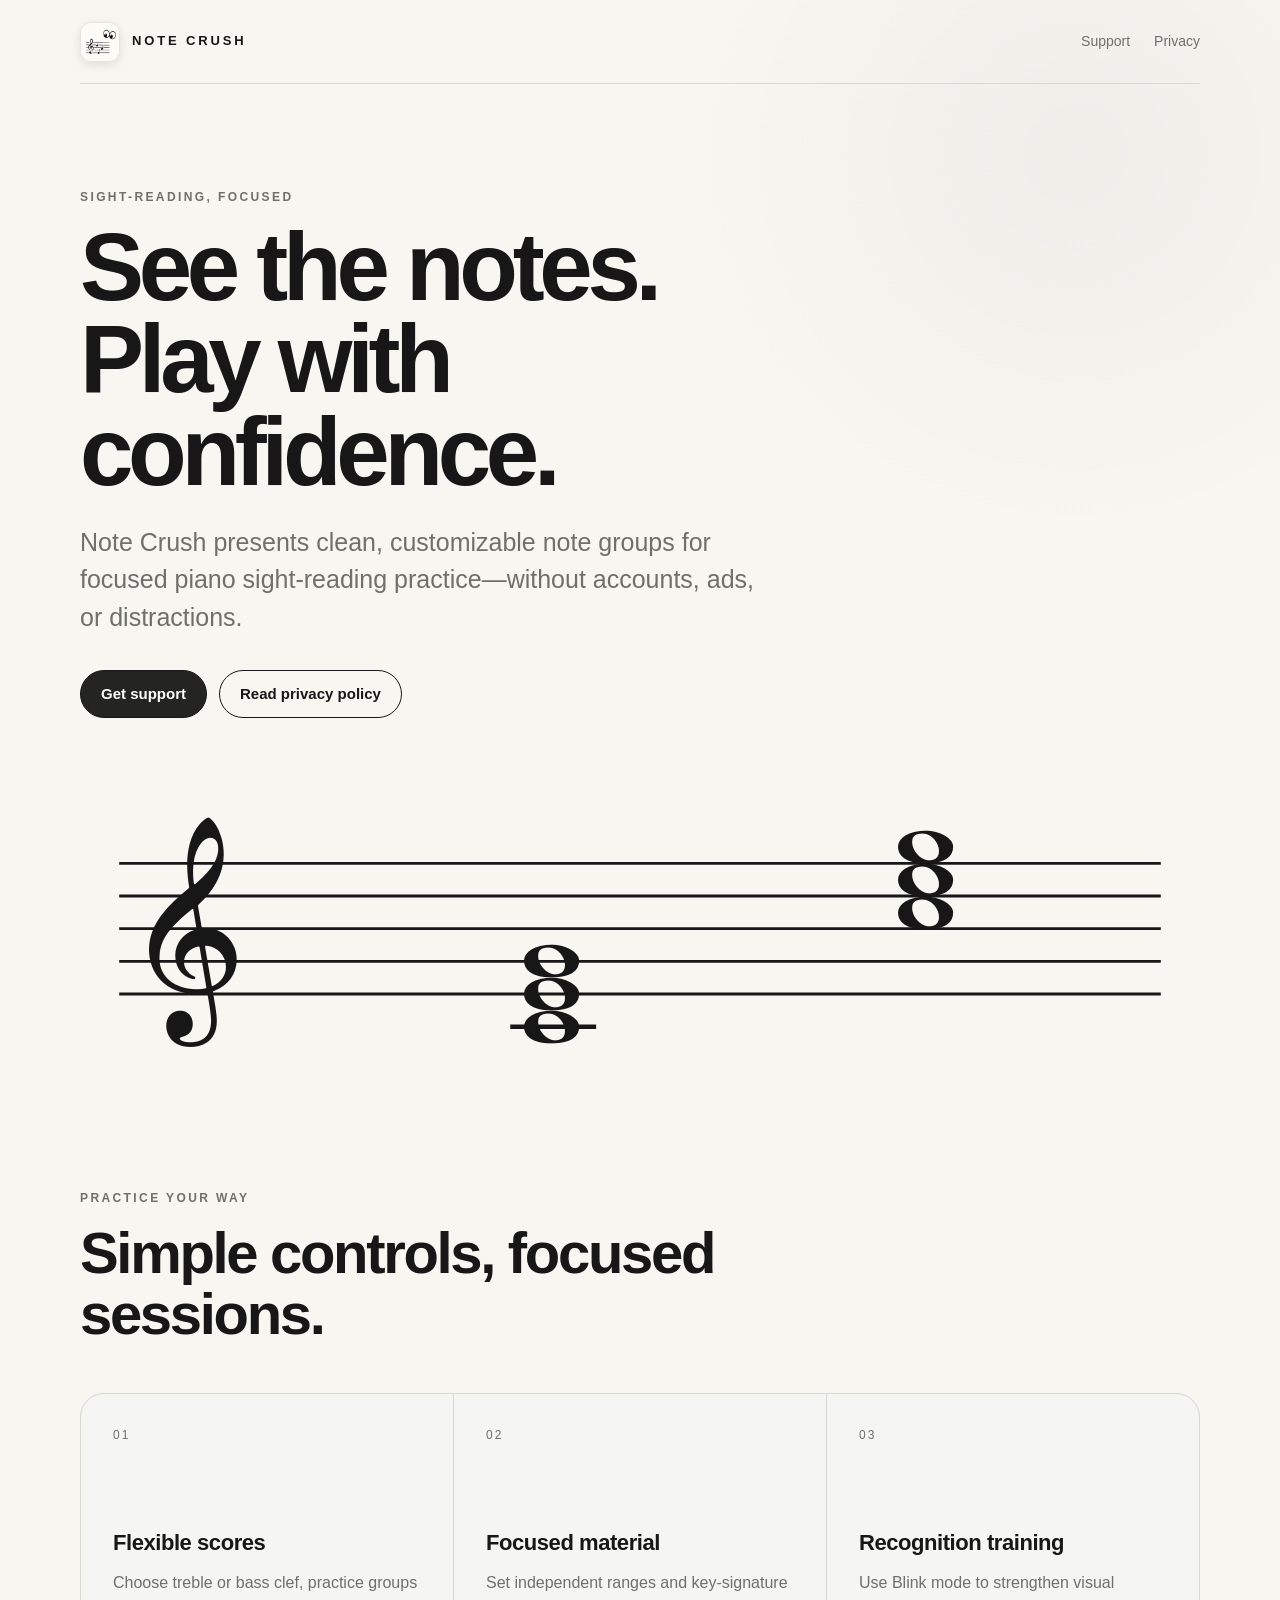
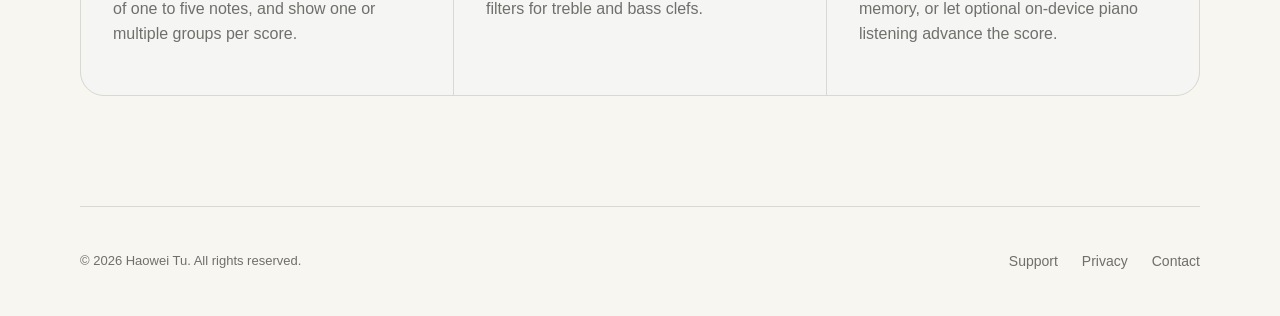
<file: index.html>
<!doctype html>
<html lang="en">
<head>
  <meta charset="utf-8">
  <meta name="viewport" content="width=device-width, initial-scale=1">
  <meta name="description" content="Note Crush is a focused sight-reading practice app for pianists and music students.">
  <title>Note Crush — Sight-reading practice</title>
  <link rel="stylesheet" href="styles.css?v=20260802-4">
</head>
<body>
  <header class="site-header">
    <a class="brand" href="index.html" aria-label="Note Crush home">
      <img class="app-icon" src="assets/note-crush-icon.png" width="40" height="40" alt="">
      <span>NOTE CRUSH</span>
    </a>
    <nav aria-label="Primary navigation">
      <a href="support.html">Support</a>
      <a href="privacy.html">Privacy</a>
    </nav>
  </header>

  <main>
    <section class="hero">
      <p class="eyebrow">SIGHT-READING, FOCUSED</p>
      <h1>See the notes.<br>Play with confidence.</h1>
      <p class="lede">Note Crush presents clean, customizable note groups for focused piano sight-reading practice—without accounts, ads, or distractions.</p>
      <div class="actions">
        <a class="button primary" href="support.html">Get support</a>
        <a class="button secondary" href="privacy.html">Read privacy policy</a>
      </div>
    </section>

    <section class="score-strip">
      <svg class="score" viewBox="0 0 1200 280" role="img" aria-labelledby="score-title score-description" focusable="false">
        <title id="score-title">Two three-note groups on a treble-clef staff</title>
        <desc id="score-description">A lower C-major note group, C4, E4, and G4, followed by a higher group, C5, E5, and G5, across five continuous staff lines.</desc>
        <g aria-hidden="true">
          <g class="staff-lines">
            <line x1="42" y1="70" x2="1158" y2="70"></line>
            <line x1="42" y1="105" x2="1158" y2="105"></line>
            <line x1="42" y1="140" x2="1158" y2="140"></line>
            <line x1="42" y1="175" x2="1158" y2="175"></line>
            <line x1="42" y1="210" x2="1158" y2="210"></line>
          </g>
          <text class="score-glyph score-clef" x="74" y="175">&#xE050;</text>
          <line class="ledger-line" x1="461" y1="245" x2="553" y2="245"></line>
          <text class="score-glyph score-note" x="476" y="245">&#xE0A2;</text>
          <text class="score-glyph score-note" x="476" y="210">&#xE0A2;</text>
          <text class="score-glyph score-note" x="476" y="175">&#xE0A2;</text>
          <text class="score-glyph score-note" x="876" y="123">&#xE0A2;</text>
          <text class="score-glyph score-note" x="876" y="88">&#xE0A2;</text>
          <text class="score-glyph score-note" x="876" y="53">&#xE0A2;</text>
        </g>
      </svg>
    </section>

    <section class="features" aria-labelledby="features-title">
      <div class="section-heading">
        <p class="eyebrow">PRACTICE YOUR WAY</p>
        <h2 id="features-title">Simple controls, focused sessions.</h2>
      </div>
      <div class="feature-grid">
        <article>
          <span class="feature-number">01</span>
          <h3>Flexible scores</h3>
          <p>Choose treble or bass clef, practice groups of one to five notes, and show one or multiple groups per score.</p>
        </article>
        <article>
          <span class="feature-number">02</span>
          <h3>Focused material</h3>
          <p>Set independent ranges and key-signature filters for treble and bass clefs.</p>
        </article>
        <article>
          <span class="feature-number">03</span>
          <h3>Recognition training</h3>
          <p>Use Blink mode to strengthen visual memory, or let optional on-device piano listening advance the score.</p>
        </article>
      </div>
    </section>
  </main>

  <footer>
    <p>© 2026 Haowei Tu. All rights reserved.</p>
    <div>
      <a href="support.html">Support</a>
      <a href="privacy.html">Privacy</a>
      <a href="mailto:haowei.tu@nyu.edu">Contact</a>
    </div>
  </footer>
</body>
</html>
</file>
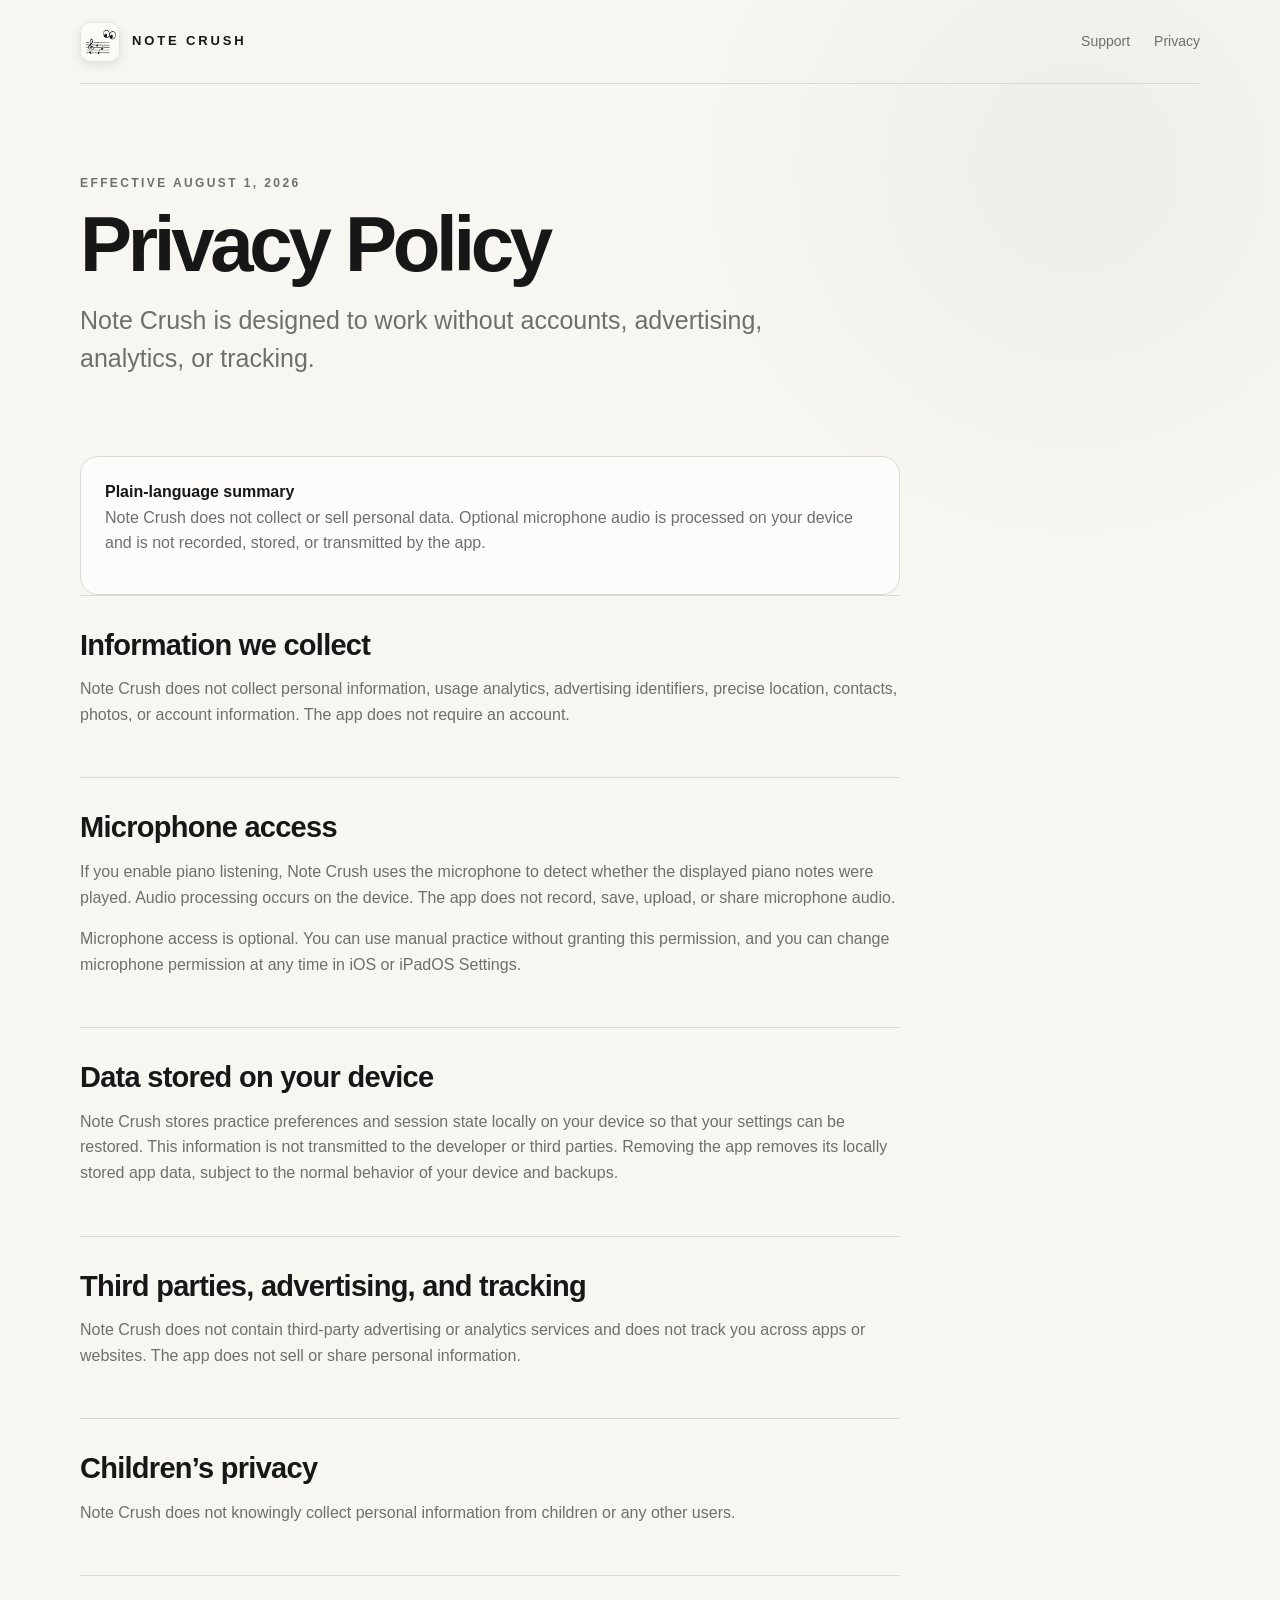
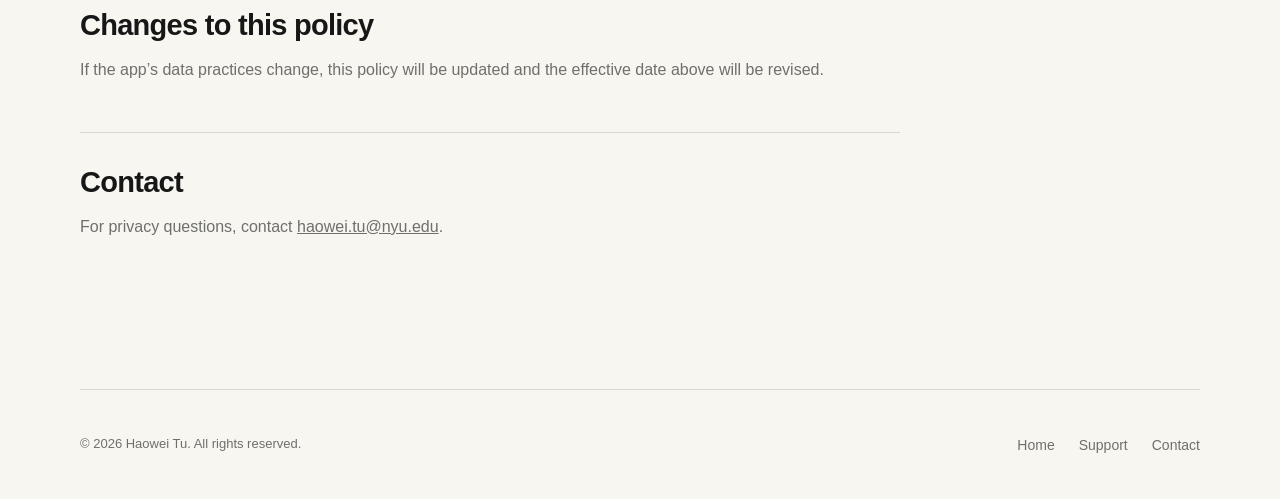
<file: privacy.html>
<!doctype html>
<html lang="en">
<head>
  <meta charset="utf-8">
  <meta name="viewport" content="width=device-width, initial-scale=1">
  <meta name="description" content="Privacy Policy for Note Crush.">
  <title>Privacy Policy — Note Crush</title>
  <link rel="stylesheet" href="styles.css?v=20260802-4">
</head>
<body>
  <header class="site-header">
    <a class="brand" href="index.html" aria-label="Note Crush home">
      <img class="app-icon" src="assets/note-crush-icon.png" width="40" height="40" alt="">
      <span>NOTE CRUSH</span>
    </a>
    <nav aria-label="Primary navigation">
      <a href="support.html">Support</a>
      <a href="privacy.html" aria-current="page">Privacy</a>
    </nav>
  </header>

  <main>
    <section class="page-hero">
      <p class="eyebrow">EFFECTIVE AUGUST 1, 2026</p>
      <h1>Privacy Policy</h1>
      <p class="lede">Note Crush is designed to work without accounts, advertising, analytics, or tracking.</p>
    </section>

    <article class="prose">
      <div class="notice">
        <strong>Plain-language summary</strong>
        <p>Note Crush does not collect or sell personal data. Optional microphone audio is processed on your device and is not recorded, stored, or transmitted by the app.</p>
      </div>

      <section>
        <h2>Information we collect</h2>
        <p>Note Crush does not collect personal information, usage analytics, advertising identifiers, precise location, contacts, photos, or account information. The app does not require an account.</p>
      </section>

      <section>
        <h2>Microphone access</h2>
        <p>If you enable piano listening, Note Crush uses the microphone to detect whether the displayed piano notes were played. Audio processing occurs on the device. The app does not record, save, upload, or share microphone audio.</p>
        <p>Microphone access is optional. You can use manual practice without granting this permission, and you can change microphone permission at any time in iOS or iPadOS Settings.</p>
      </section>

      <section>
        <h2>Data stored on your device</h2>
        <p>Note Crush stores practice preferences and session state locally on your device so that your settings can be restored. This information is not transmitted to the developer or third parties. Removing the app removes its locally stored app data, subject to the normal behavior of your device and backups.</p>
      </section>

      <section>
        <h2>Third parties, advertising, and tracking</h2>
        <p>Note Crush does not contain third-party advertising or analytics services and does not track you across apps or websites. The app does not sell or share personal information.</p>
      </section>

      <section>
        <h2>Children’s privacy</h2>
        <p>Note Crush does not knowingly collect personal information from children or any other users.</p>
      </section>

      <section>
        <h2>Changes to this policy</h2>
        <p>If the app’s data practices change, this policy will be updated and the effective date above will be revised.</p>
      </section>

      <section>
        <h2>Contact</h2>
        <p>For privacy questions, contact <a href="mailto:haowei.tu@nyu.edu">haowei.tu@nyu.edu</a>.</p>
      </section>
    </article>
  </main>

  <footer>
    <p>© 2026 Haowei Tu. All rights reserved.</p>
    <div>
      <a href="index.html">Home</a>
      <a href="support.html">Support</a>
      <a href="mailto:haowei.tu@nyu.edu">Contact</a>
    </div>
  </footer>
</body>
</html>
</file>
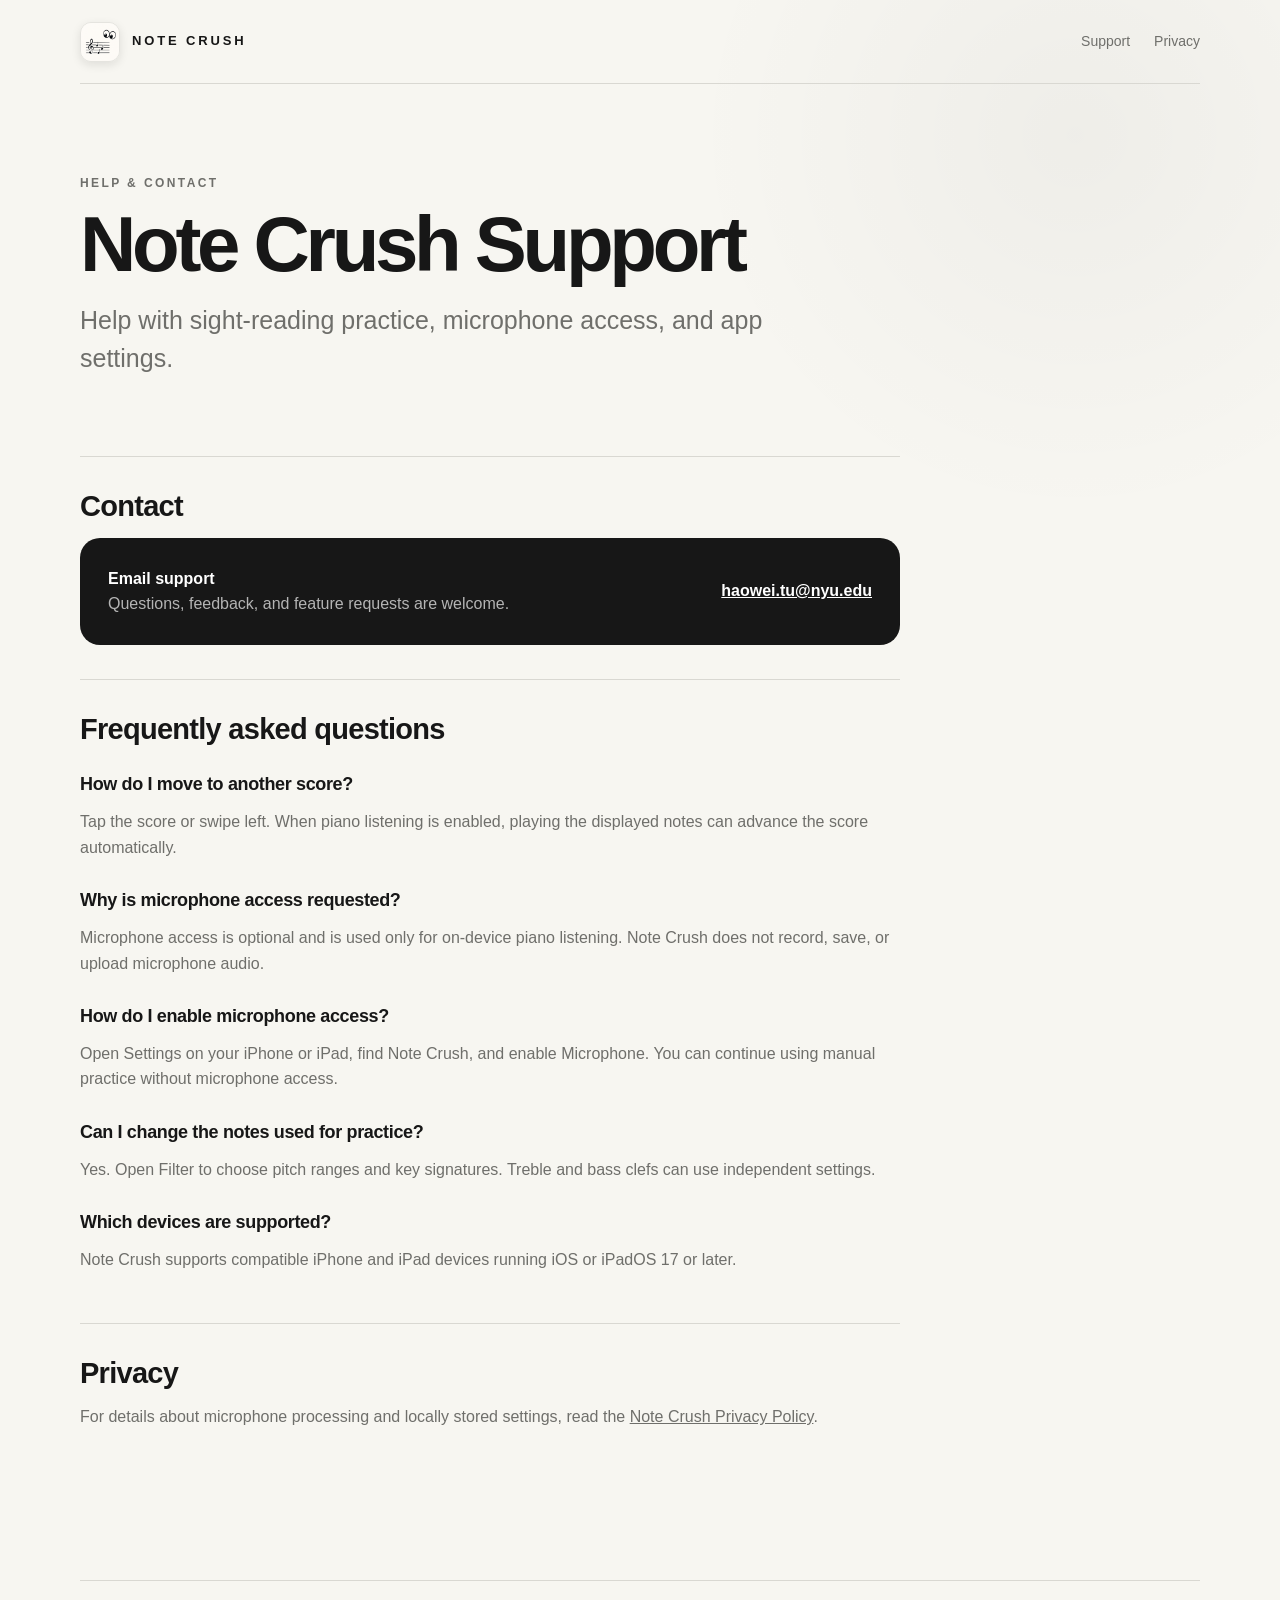
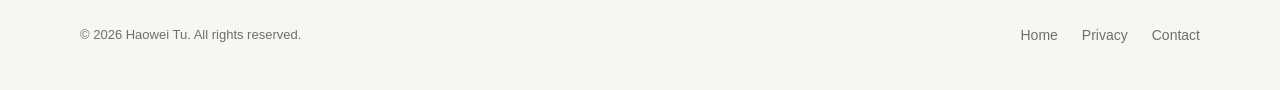
<file: support.html>
<!doctype html>
<html lang="en">
<head>
  <meta charset="utf-8">
  <meta name="viewport" content="width=device-width, initial-scale=1">
  <meta name="description" content="Support and contact information for Note Crush.">
  <title>Support — Note Crush</title>
  <link rel="stylesheet" href="styles.css?v=20260802-4">
</head>
<body>
  <header class="site-header">
    <a class="brand" href="index.html" aria-label="Note Crush home">
      <img class="app-icon" src="assets/note-crush-icon.png" width="40" height="40" alt="">
      <span>NOTE CRUSH</span>
    </a>
    <nav aria-label="Primary navigation">
      <a href="support.html" aria-current="page">Support</a>
      <a href="privacy.html">Privacy</a>
    </nav>
  </header>

  <main>
    <section class="page-hero">
      <p class="eyebrow">HELP &amp; CONTACT</p>
      <h1>Note Crush Support</h1>
      <p class="lede">Help with sight-reading practice, microphone access, and app settings.</p>
    </section>

    <article class="prose">
      <section>
        <h2>Contact</h2>
        <div class="contact-card">
          <div>
            <strong>Email support</strong>
            <p>Questions, feedback, and feature requests are welcome.</p>
          </div>
          <a href="mailto:haowei.tu@nyu.edu">haowei.tu@nyu.edu</a>
        </div>
      </section>

      <section>
        <h2>Frequently asked questions</h2>

        <h3>How do I move to another score?</h3>
        <p>Tap the score or swipe left. When piano listening is enabled, playing the displayed notes can advance the score automatically.</p>

        <h3>Why is microphone access requested?</h3>
        <p>Microphone access is optional and is used only for on-device piano listening. Note Crush does not record, save, or upload microphone audio.</p>

        <h3>How do I enable microphone access?</h3>
        <p>Open Settings on your iPhone or iPad, find Note Crush, and enable Microphone. You can continue using manual practice without microphone access.</p>

        <h3>Can I change the notes used for practice?</h3>
        <p>Yes. Open Filter to choose pitch ranges and key signatures. Treble and bass clefs can use independent settings.</p>

        <h3>Which devices are supported?</h3>
        <p>Note Crush supports compatible iPhone and iPad devices running iOS or iPadOS 17 or later.</p>
      </section>

      <section>
        <h2>Privacy</h2>
        <p>For details about microphone processing and locally stored settings, read the <a href="privacy.html">Note Crush Privacy Policy</a>.</p>
      </section>
    </article>
  </main>

  <footer>
    <p>© 2026 Haowei Tu. All rights reserved.</p>
    <div>
      <a href="index.html">Home</a>
      <a href="privacy.html">Privacy</a>
      <a href="mailto:haowei.tu@nyu.edu">Contact</a>
    </div>
  </footer>
</body>
</html>
</file>
<file: styles.css>
@font-face {
  font-family: "Bravura Score";
  src: url("assets/bravura-score.otf") format("opentype");
  font-display: block;
  unicode-range: U+E050, U+E0A2;
}

:root {
  --ink: #171717;
  --muted: #6f6f6b;
  --line: #d9d8d2;
  --paper: #f7f6f1;
  --panel: #ffffff;
  --accent: #242421;
  --max: 1120px;
}

* { box-sizing: border-box; }

html {
  background: var(--paper);
  color: var(--ink);
  font-family: -apple-system, BlinkMacSystemFont, "SF Pro Text", "Helvetica Neue", Arial, sans-serif;
  line-height: 1.6;
  scroll-behavior: smooth;
}

body {
  margin: 0;
  min-height: 100vh;
  background:
    radial-gradient(circle at 84% 8%, rgba(0,0,0,.035), transparent 24rem),
    var(--paper);
}

a { color: inherit; }

.site-header,
footer {
  width: min(calc(100% - 40px), var(--max));
  margin: 0 auto;
  display: flex;
  align-items: center;
  justify-content: space-between;
}

.site-header {
  min-height: 84px;
  border-bottom: 1px solid var(--line);
}

.brand {
  display: inline-flex;
  align-items: center;
  gap: 12px;
  color: var(--ink);
  font-size: 13px;
  font-weight: 700;
  letter-spacing: .22em;
  text-decoration: none;
}

.app-icon {
  display: block;
  width: 40px;
  height: 40px;
  border: 1px solid rgba(23,23,23,.08);
  border-radius: 11px;
  box-shadow: 0 3px 10px rgba(23,23,23,.10);
}

nav,
footer div {
  display: flex;
  gap: 24px;
}

nav a,
footer a {
  color: var(--muted);
  font-size: 14px;
  text-decoration: none;
}

nav a:hover,
footer a:hover { color: var(--ink); }

main {
  width: min(calc(100% - 40px), var(--max));
  margin: 0 auto;
}

.hero {
  max-width: 820px;
  padding: 104px 0 72px;
}

.eyebrow {
  margin: 0 0 14px;
  color: var(--muted);
  font-size: 12px;
  font-weight: 700;
  letter-spacing: .2em;
}

h1,
h2,
h3,
p { margin-top: 0; }

h1 {
  margin-bottom: 26px;
  font-size: clamp(52px, 8vw, 96px);
  font-weight: 550;
  letter-spacing: -.055em;
  line-height: .96;
}

h2 {
  font-size: clamp(34px, 5vw, 58px);
  font-weight: 550;
  letter-spacing: -.04em;
  line-height: 1.05;
}

h3 {
  margin-bottom: 10px;
  font-size: 22px;
  letter-spacing: -.02em;
}

.lede {
  max-width: 700px;
  color: var(--muted);
  font-size: clamp(19px, 2.3vw, 25px);
  line-height: 1.5;
}

.actions {
  display: flex;
  flex-wrap: wrap;
  gap: 12px;
  margin-top: 34px;
}

.button {
  display: inline-flex;
  align-items: center;
  min-height: 48px;
  padding: 0 20px;
  border: 1px solid var(--ink);
  border-radius: 999px;
  font-size: 15px;
  font-weight: 650;
  text-decoration: none;
}

.button.primary {
  background: var(--accent);
  color: #fff;
}

.button.secondary {
  background: transparent;
  color: var(--ink);
}

.score-strip {
  margin-bottom: 110px;
  padding: 8px 0 20px;
  overflow: hidden;
  background: transparent;
}

.score {
  display: block;
  width: 100%;
  height: auto;
  color: var(--ink);
}

.staff-lines {
  stroke: currentColor;
  stroke-width: 3;
  vector-effect: non-scaling-stroke;
  shape-rendering: geometricPrecision;
}

.score-glyph {
  fill: currentColor;
  font-family: "Bravura Score";
}

.score-clef,
.score-note {
  font-size: 140px;
}

.ledger-line {
  stroke: currentColor;
  stroke-width: 4.5;
  vector-effect: non-scaling-stroke;
}

.features { padding-bottom: 110px; }

.section-heading { max-width: 690px; }

.feature-grid {
  display: grid;
  grid-template-columns: repeat(3, 1fr);
  gap: 1px;
  margin-top: 48px;
  overflow: hidden;
  border: 1px solid var(--line);
  border-radius: 24px;
  background: var(--line);
}

.feature-grid article {
  min-height: 290px;
  padding: 32px;
  background: rgba(255,255,255,.74);
}

.feature-number {
  display: block;
  margin-bottom: 80px;
  color: var(--muted);
  font-size: 12px;
  letter-spacing: .18em;
}

.feature-grid p,
.bilingual-note > p,
.prose p,
.prose li { color: var(--muted); }

.bilingual-note {
  display: grid;
  grid-template-columns: 1fr 1fr;
  gap: 60px;
  padding: 80px 0;
  border-top: 1px solid var(--line);
}

.bilingual-note h2 { margin-bottom: 0; }

.page-hero {
  max-width: 820px;
  padding: 90px 0 54px;
}

.page-hero h1 {
  margin-bottom: 20px;
  font-size: clamp(48px, 7vw, 78px);
}

.prose {
  max-width: 820px;
  padding-bottom: 100px;
}

.prose section {
  padding: 34px 0;
  border-top: 1px solid var(--line);
}

.prose h2 {
  margin-bottom: 16px;
  font-size: 29px;
  letter-spacing: -.025em;
}

.prose h3 {
  margin-top: 26px;
  font-size: 18px;
}

.prose ul { padding-left: 22px; }

.notice {
  padding: 22px 24px;
  border: 1px solid var(--line);
  border-radius: 18px;
  background: rgba(255,255,255,.72);
}

.contact-card {
  display: flex;
  flex-wrap: wrap;
  align-items: center;
  justify-content: space-between;
  gap: 18px;
  padding: 28px;
  border-radius: 20px;
  background: var(--ink);
  color: #fff;
}

.contact-card p { margin-bottom: 0; color: rgba(255,255,255,.68); }

.contact-card a {
  color: #fff;
  font-weight: 650;
  overflow-wrap: anywhere;
}

.lang-divider {
  margin: 28px 0;
  border: 0;
  border-top: 1px dashed var(--line);
}

footer {
  min-height: 110px;
  border-top: 1px solid var(--line);
  color: var(--muted);
  font-size: 13px;
}

footer p { margin-bottom: 0; }

@media (max-width: 760px) {
  .site-header { align-items: flex-start; padding: 20px 0; }
  nav { gap: 14px; }
  .hero { padding-top: 72px; }
  .score-strip { margin-bottom: 80px; }
  .feature-grid { grid-template-columns: 1fr; }
  .feature-grid article { min-height: auto; }
  .feature-number { margin-bottom: 36px; }
  .bilingual-note { grid-template-columns: 1fr; gap: 20px; }
  footer { align-items: flex-start; flex-direction: column; justify-content: center; gap: 10px; padding: 24px 0; }
}

@media (max-width: 520px) {
  .brand { gap: 8px; font-size: 11px; letter-spacing: .16em; }
  .app-icon { width: 34px; height: 34px; border-radius: 9px; }
  main,
  .site-header,
  footer { width: min(calc(100% - 28px), var(--max)); }
  h1 { font-size: 48px; }
  nav a { font-size: 13px; }
  .score-strip { padding: 4px 0 12px; }
}
</file>
